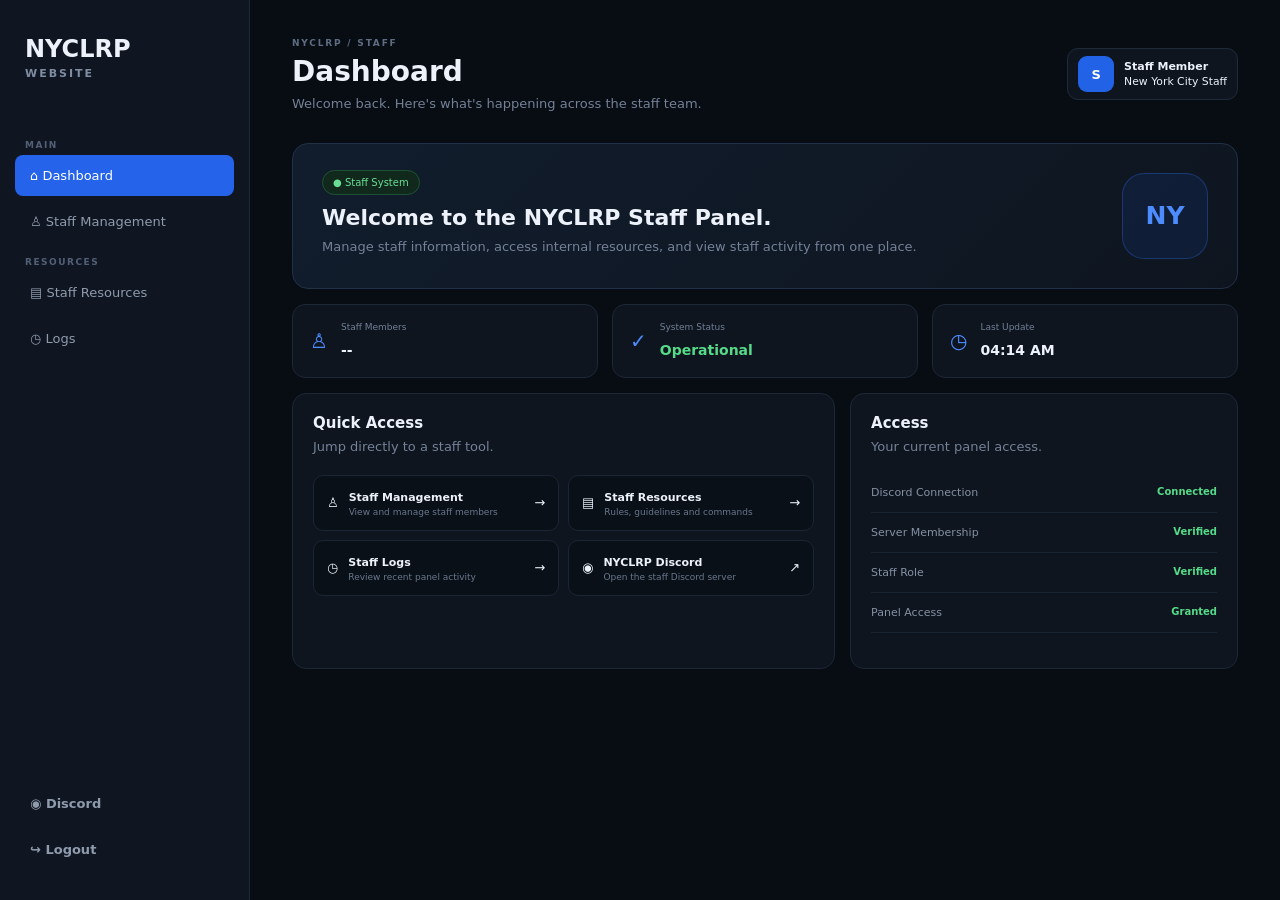
<file: index.html>
<!doctype html>
<html lang="en">
<head><meta charset="UTF-8"><meta name="viewport" content="width=device-width,initial-scale=1"><title>NYCLRP Website</title><link rel="stylesheet" href="style.css"></head>
<body>
<aside class="sidebar">
  <div class="brand"><div class="logo">NYCLRP<span>WEBSITE</span></div></div>
  <nav class="nav">
    <label>MAIN</label><a class="active" href="index.html">⌂ <span>Dashboard</span></a><a href="staff.html">♙ <span>Staff Management</span></a>
    <label>RESOURCES</label><a href="resources.html">▤ <span>Staff Resources</span></a><a href="logs.html">◷ <span>Logs</span></a>
  </nav>
  <div class="bottom"><a href="https://discord.gg/nyclrp" target="_blank">◉ <span>Discord</span></a><button onclick="logout()">↪ <span>Logout</span></button></div>
</aside>
<main class="main">
<header><div><small>NYCLRP / STAFF</small><h1>Dashboard</h1><p>Welcome back. Here's what's happening across the staff team.</p></div><div class="profile"><i id="avatar">S</i><div><b id="user">Staff Member</b><small id="rank">New York City Staff</small></div></div></header>
<section class="hero"><div><em>● Staff System</em><h2>Welcome to the NYCLRP Staff Panel.</h2><p>Manage staff information, access internal resources, and view staff activity from one place.</p></div><strong>NY</strong></section>
<section class="stats"><article>♙<div><small>Staff Members</small><b id="count">--</b></div></article><article>✓<div><small>System Status</small><b class="green">Operational</b></div></article><article>◷<div><small>Last Update</small><b id="time">Just now</b></div></article></section>
<section class="columns">
<div class="panel"><h3>Quick Access</h3><p>Jump directly to a staff tool.</p><div class="quick">
<a href="staff.html">♙ <div><b>Staff Management</b><small>View and manage staff members</small></div>→</a>
<a href="resources.html">▤ <div><b>Staff Resources</b><small>Rules, guidelines and commands</small></div>→</a>
<a href="logs.html">◷ <div><b>Staff Logs</b><small>Review recent panel activity</small></div>→</a>
<a href="https://discord.gg/nyclrp" target="_blank">◉ <div><b>NYCLRP Discord</b><small>Open the staff Discord server</small></div>↗</a>
</div></div>
<div class="panel"><h3>Access</h3><p>Your current panel access.</p><ul class="access"><li>Discord Connection <b>Connected</b></li><li>Server Membership <b>Verified</b></li><li>Staff Role <b>Verified</b></li><li>Panel Access <b>Granted</b></li></ul></div>
</section>
</main><script src="script.js"></script></body></html>
</file>
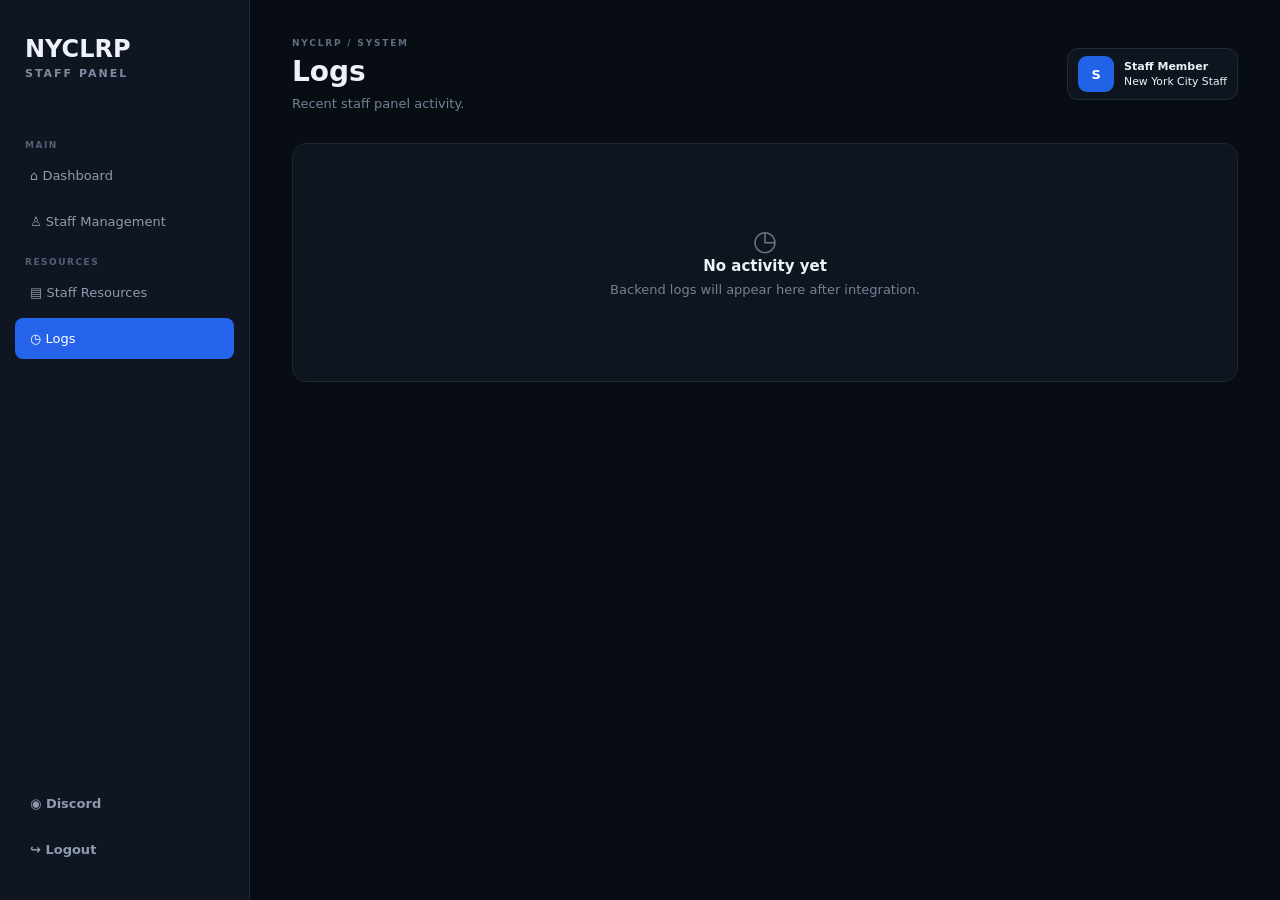
<file: logs.html>
<!doctype html><html lang="en"><head><meta charset="UTF-8"><meta name="viewport" content="width=device-width,initial-scale=1"><title>Logs - NYCLRP</title><link rel="stylesheet" href="style.css"></head><body>
<aside class="sidebar"><div class="brand"><div class="logo">NYCLRP<span>STAFF PANEL</span></div></div><nav class="nav"><label>MAIN</label><a href="index.html">⌂ <span>Dashboard</span></a><a href="staff.html">♙ <span>Staff Management</span></a><label>RESOURCES</label><a href="resources.html">▤ <span>Staff Resources</span></a><a class="active" href="logs.html">◷ <span>Logs</span></a></nav><div class="bottom"><a href="https://discord.gg/nyclrp" target="_blank">◉ <span>Discord</span></a><button onclick="logout()">↪ <span>Logout</span></button></div></aside>
<main class="main"><header><div><small>NYCLRP / SYSTEM</small><h1>Logs</h1><p>Recent staff panel activity.</p></div><div class="profile"><i id="avatar">S</i><div><b id="user">Staff Member</b><small id="rank">New York City Staff</small></div></div></header><section class="panel empty"><div>◷</div><h3>No activity yet</h3><p>Backend logs will appear here after integration.</p></section></main><script src="script.js"></script></body></html>
</file>
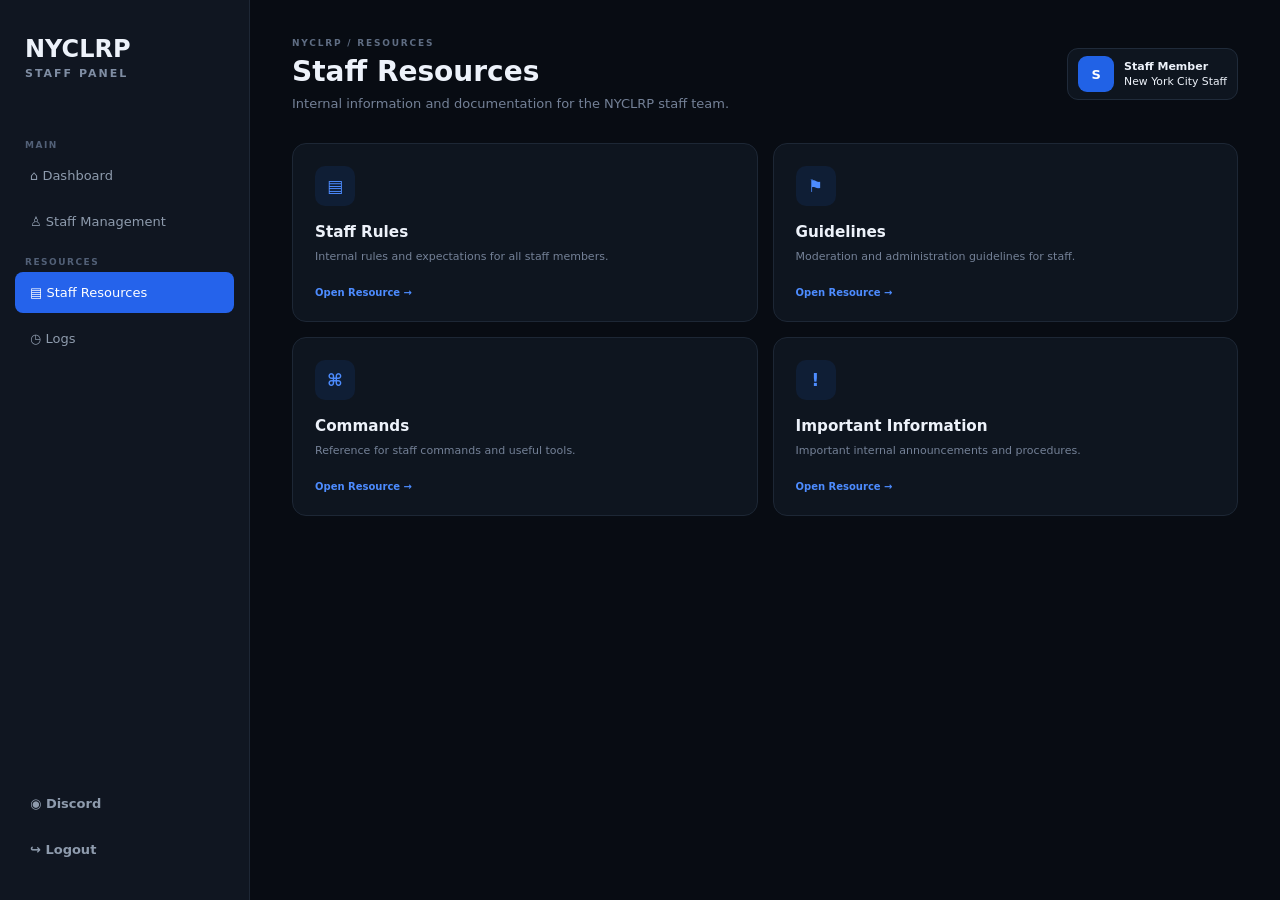
<file: resources.html>
<!doctype html><html lang="en"><head><meta charset="UTF-8"><meta name="viewport" content="width=device-width,initial-scale=1"><title>Staff Resources - NYCLRP</title><link rel="stylesheet" href="style.css"></head><body>
<aside class="sidebar"><div class="brand"><div class="logo">NYCLRP<span>STAFF PANEL</span></div></div><nav class="nav"><label>MAIN</label><a href="index.html">⌂ <span>Dashboard</span></a><a href="staff.html">♙ <span>Staff Management</span></a><label>RESOURCES</label><a class="active" href="resources.html">▤ <span>Staff Resources</span></a><a href="logs.html">◷ <span>Logs</span></a></nav><div class="bottom"><a href="https://discord.gg/nyclrp" target="_blank">◉ <span>Discord</span></a><button onclick="logout()">↪ <span>Logout</span></button></div></aside>
<main class="main"><header><div><small>NYCLRP / RESOURCES</small><h1>Staff Resources</h1><p>Internal information and documentation for the NYCLRP staff team.</p></div><div class="profile"><i id="avatar">S</i><div><b id="user">Staff Member</b><small id="rank">New York City Staff</small></div></div></header>
<div class="resources"><article><b>▤</b><h3>Staff Rules</h3><p>Internal rules and expectations for all staff members.</p><a href="#">Open Resource →</a></article><article><b>⚑</b><h3>Guidelines</h3><p>Moderation and administration guidelines for staff.</p><a href="#">Open Resource →</a></article><article><b>⌘</b><h3>Commands</h3><p>Reference for staff commands and useful tools.</p><a href="#">Open Resource →</a></article><article><b>!</b><h3>Important Information</h3><p>Important internal announcements and procedures.</p><a href="#">Open Resource →</a></article></div>
</main><script src="script.js"></script></body></html>
</file>
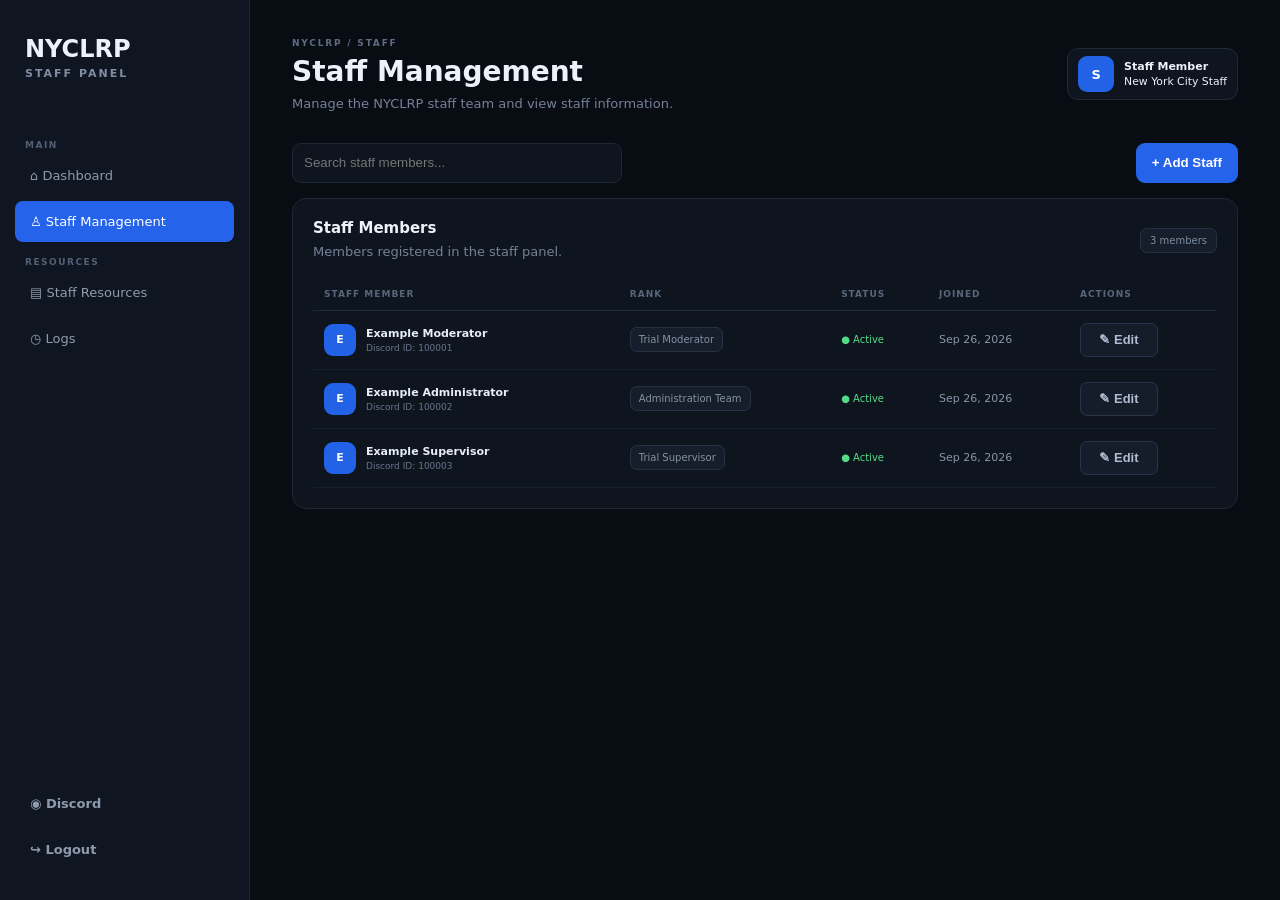
<file: staff.html>
<!doctype html>
<html lang="en">

<head>
    <meta charset="UTF-8">
    <meta name="viewport" content="width=device-width,initial-scale=1">
    <title>Staff Management - NYCLRP</title>
    <link rel="stylesheet" href="style.css">
</head>

<body>

<aside class="sidebar">

    <div class="brand">
        <div class="logo">
            NYCLRP
            <span>STAFF PANEL</span>
        </div>
    </div>

    <nav class="nav">

        <label>MAIN</label>

        <a href="index.html">
            ⌂ <span>Dashboard</span>
        </a>

        <a class="active" href="staff.html">
            ♙ <span>Staff Management</span>
        </a>

        <label>RESOURCES</label>

        <a href="resources.html">
            ▤ <span>Staff Resources</span>
        </a>

        <a href="logs.html">
            ◷ <span>Logs</span>
        </a>

    </nav>

    <div class="bottom">

        <a href="https://discord.gg/nyclrp" target="_blank">
            ◉ <span>Discord</span>
        </a>

        <button onclick="logout()">
            ↪ <span>Logout</span>
        </button>

    </div>

</aside>


<main class="main">

    <header>

        <div>

            <small>NYCLRP / STAFF</small>

            <h1>Staff Management</h1>

            <p>
                Manage the NYCLRP staff team and view staff information.
            </p>

        </div>

        <div class="profile">

            <i id="avatar">S</i>

            <div>
                <b id="user">Staff Member</b>
                <small id="rank">New York City Staff</small>
            </div>

        </div>

    </header>


    <div class="toolbar">

        <input
            id="search"
            placeholder="Search staff members..."
        >

        <button
            class="primary"
            onclick="openModal()"
        >
            + Add Staff
        </button>

    </div>


    <section class="panel">

        <div class="panel-title">

            <div>

                <h3>Staff Members</h3>

                <p>
                    Members registered in the staff panel.
                </p>

            </div>

            <span id="total">
                0 members
            </span>

        </div>


        <div class="table">

            <table>

                <thead>

                    <tr>

                        <th>STAFF MEMBER</th>
                        <th>RANK</th>
                        <th>STATUS</th>
                        <th>JOINED</th>
                        <th>ACTIONS</th>

                    </tr>

                </thead>

                <tbody id="rows"></tbody>

            </table>

        </div>

    </section>

</main>


<!-- ADD / EDIT STAFF MODAL -->

<div id="modal" class="modal-bg">

    <div class="modal">

        <button
            class="close"
            onclick="closeModal()"
        >
            ×
        </button>


        <small>
            STAFF MANAGEMENT
        </small>


        <h2 id="modalTitle">
            Add Staff Member
        </h2>


        <p id="modalDescription">
            Add a staff member to the NYCLRP staff panel.
        </p>


        <label>

            Discord User ID

            <input
                id="newId"
                placeholder="Discord ID"
            >

        </label>


        <label>

            Username

            <input
                id="newName"
                placeholder="Discord username"
            >

        </label>


        <label>

            Rank

            <select id="newRank">

                <option>Trial Moderator</option>
                <option>Moderation Team</option>
                <option>Trial Administrator</option>
                <option>Administration Team</option>
                <option>Trial Supervisor</option>
                <option>Staff Supervisory Team</option>
                <option>Management Team</option>
                <option>Executive Team</option>
                <option>Directive Team</option>
                <option>Devs Team</option>
                <option>Ownership Team</option>

            </select>

        </label>


        <!-- SAVE / ADD -->

        <button
            id="modalSubmit"
            class="primary wide"
            onclick="addStaff()"
        >
            Add Staff Member
        </button>


        <!-- DELETE -->

        <button
            id="deleteStaffBtn"
            class="danger wide"
            onclick="deleteStaff()"
            style="display: none;"
        >
            Delete Staff Member
        </button>

    </div>

</div>


<script src="script.js"></script>

</body>

</html>
</file>
<file: style.css>
*{box-sizing:border-box}body{margin:0;background:#080c13;color:#edf2fa;font:13px Inter,system-ui,-apple-system,"Segoe UI",sans-serif}/* SIDEBAR */
.sidebar{
  width:250px;
  height:100vh;
  background:#101621;
  border-right:1px solid #1e2735;
  padding:25px 15px;
  position:fixed;
  left:0;
  top:0;
  display:flex;
  flex-direction:column;
}
.brand{
  padding:10px;
  margin-bottom:35px;
  display:block;
}
.logo{
  width:auto;
  height:auto;
  background:none;
  border-radius:0;
  display:block;
  font-size:24px;
  font-weight:800;
}

.logo span{
  display:block;
  font-size:11px;
  color:#7f8da3;
  letter-spacing:2px;
  margin-top:4px;
}
.nav{
  display:block;
}
.nav label{
  display:block;
  color:#526077;
  font-size:9px;
  font-weight:800;
  letter-spacing:1.5px;
  margin:15px 10px 5px;
}
.nav a{
  display:block;
  color:#8e9bad;
  text-decoration:none;
  padding:13px 15px;
  border-radius:8px;
  margin-bottom:5px;
  transition:0.2s;
}
.nav a:hover{
  background:#182131;
  color:white;
}
.nav a.active{
  background:#2563eb;
  color:white;
}
.bottom{
  position:absolute;
  bottom:25px;
  left:15px;
  right:15px;
  border-top:0;
  padding-top:0;
}
.bottom a,.bottom button{
  display:block;
  width:100%;
  color:#8e9bad;
  text-decoration:none;
  background:none;
  border:0;
  padding:13px 15px;
  border-radius:8px;
  margin-bottom:5px;
  transition:0.2s;
  font:inherit;
  font-size:13px;
  font-weight:650;
  text-align:left;
  cursor:pointer;
}
.bottom a:hover,.bottom button:hover{
  background:#182131;
  color:white;
}
.main{margin-left:250px;width:calc(100% - 250px);padding:34px 42px;min-height:100vh;overflow-x:hidden}header{display:flex;justify-content:space-between;align-items:center;gap:20px;margin-bottom:28px}header>div:first-child>small{color:#5f6d83;letter-spacing:1.8px;font-size:9px;font-weight:800}h1{font-size:28px;margin:6px 0}header p,p{color:#748197;margin:0;line-height:1.6}.profile{display:flex;align-items:center;gap:10px;padding:7px 10px;background:#0e151f;border:1px solid #202b3a;border-radius:11px}.profile i,.person i{font-style:normal;background:#2162e6;display:grid;place-items:center;color:#fff;font-weight:900}.profile i{width:36px;height:36px;border-radius:9px}.profile b{display:block;font-size:11px}.hero{padding:29px;background:linear-gradient(135deg,#111d2d,#0e151f);border:1px solid #223047;border-radius:16px;display:flex;justify-content:space-between;align-items:center}.hero em{font-style:normal;color:#68df95;background:#11291d;border:1px solid #1d5133;border-radius:20px;padding:6px 10px;font-size:10px}.hero h2{margin:16px 0 7px;font-size:22px}.hero p{max-width:650px}.hero>strong{font-size:25px;color:#4d8cff;border:1px solid #326ee955;background:#1c62e51b;border-radius:22px;width:86px;height:86px;display:grid;place-items:center}.stats{display:grid;grid-template-columns:repeat(3,1fr);gap:14px;margin:15px 0}.stats article{background:#0e151f;border:1px solid #1d2735;border-radius:13px;padding:17px;display:flex;gap:13px;align-items:center;color:#4d8cff;font-size:20px}.stats small{display:block;color:#718096;font-size:9px;margin-bottom:4px}.stats b{font-size:14px;color:#eef3fb}.green,.access b{color:#55db88!important}.columns{display:grid;grid-template-columns:1.4fr 1fr;gap:15px}.panel{background:#0e151f;border:1px solid #1d2735;border-radius:14px;padding:20px}.panel h3{margin:0 0 5px;font-size:15px}.panel-title{display:flex;justify-content:space-between;align-items:center;margin-bottom:15px}.panel-title>span{background:#151e2a;border:1px solid #263143;padding:6px 9px;border-radius:7px;color:#7e8ca0;font-size:10px}.quick{display:grid;grid-template-columns:1fr 1fr;gap:9px;margin-top:17px}.quick a{color:#edf2fa;text-decoration:none;background:#0a1018;border:1px solid #1b2635;border-radius:10px;padding:13px;display:flex;align-items:center;gap:10px}.quick a:hover{border-color:#2c68db}.quick a div{flex:1}.quick small,.person small{display:block;color:#68778c;font-size:9px;margin-top:3px}.quick b{font-size:11px}.access{list-style:none;padding:0;margin:15px 0}.access li{display:flex;justify-content:space-between;padding:13px 0;border-bottom:1px solid #1a2430;color:#8491a3;font-size:11px}.access b{font-size:10px}.toolbar{display:flex;justify-content:space-between;margin-bottom:15px;gap:12px}.toolbar input{width:330px;background:#0e151f;border:1px solid #1d2735;border-radius:9px;color:white;padding:11px;outline:0}.primary{border:0;border-radius:9px;background:#2563eb;color:#fff;font-weight:750;padding:0 16px;cursor:pointer;height:40px}.table{overflow:auto}table{width:100%;border-collapse:collapse}th{font-size:9px;color:#58677c;text-align:left;letter-spacing:1px;padding:11px;border-bottom:1px solid #202b39}td{padding:12px 11px;border-bottom:1px solid #17212d;color:#8996a8;font-size:11px}.person{display:flex;gap:10px;align-items:center}.person i{width:32px;height:32px;border-radius:9px}.person b{color:#e8eef7;font-size:11px}.tag{font-size:10px;background:#151e2a;border:1px solid #263143;color:#8592a4;padding:6px 8px;border-radius:7px}.status{color:#55db88;font-size:10px}.resources{display:grid;grid-template-columns:1fr 1fr;gap:15px}.resources article{background:#0e151f;border:1px solid #1d2735;border-radius:14px;padding:22px}.resources article>b{width:40px;height:40px;border-radius:10px;background:#1f62e51c;color:#4d8cff;display:grid;place-items:center;font-size:17px}.resources h3{margin:17px 0 7px}.resources p{font-size:11px;min-height:36px}.resources a{color:#4d8cff;font-size:10px;font-weight:750;text-decoration:none}.empty{text-align:center;padding:80px 20px}.empty div{font-size:28px;color:#64748b}.modal-bg{display:none;position:fixed;inset:0;background:#02050bb8;backdrop-filter:blur(5px);align-items:center;justify-content:center}.modal-bg.show{display:flex}.modal{width:min(460px,calc(100% - 30px));background:#0e151f;border:1px solid #273446;border-radius:15px;padding:25px;position:relative}.close{position:absolute;right:14px;top:10px;background:none;border:0;color:#718096;font-size:25px}.modal h2{margin:8px 0}.modal p{font-size:11px;margin-bottom:15px}.modal label{display:block;color:#8795a8;font-size:10px;font-weight:700;margin:11px 0}.modal input,.modal select{display:block;width:100%;margin-top:5px;padding:10px;border:1px solid #263344;border-radius:8px;background:#090f17;color:#fff}.wide{width:100%;margin-top:10px}@media(max-width:900px){.sidebar{width:68px}.logo span,.nav a span,.bottom span,.nav label{display:none}.nav a,.bottom a,.bottom button{justify-content:center}.main{margin-left:68px;width:calc(100% - 68px);padding:25px}.columns{grid-template-columns:1fr}}@media(max-width:600px){.main{margin-left:60px;width:calc(100% - 60px);padding:18px 13px}header{align-items:flex-start}.profile>div{display:none}.hero>strong{display:none}.stats{grid-template-columns:1fr}.quick,.resources{grid-template-columns:1fr}.toolbar{flex-direction:column}.toolbar input{width:100%}}


/* EDIT BUTTON */

.edit-btn {
    display: inline-flex;
    align-items: center;
    justify-content: center;

    min-width: 78px;
    height: 34px;

    padding: 0 14px;

    background: #151d2b;
    color: #aebbd0;

    border: 1px solid #273449;
    border-radius: 7px;

    font-size: 13px;
    font-weight: 600;

    cursor: pointer;

    transition: all 0.2s ease;
}

.edit-btn:hover {
    background: #1d2a3d;
    color: #ffffff;

    border-color: #3b82f6;

    box-shadow: 0 0 0 3px rgba(59, 130, 246, 0.10);

    transform: translateY(-1px);
}

.edit-btn:active {
    transform: translateY(0);
    box-shadow: none;
}
</file>
